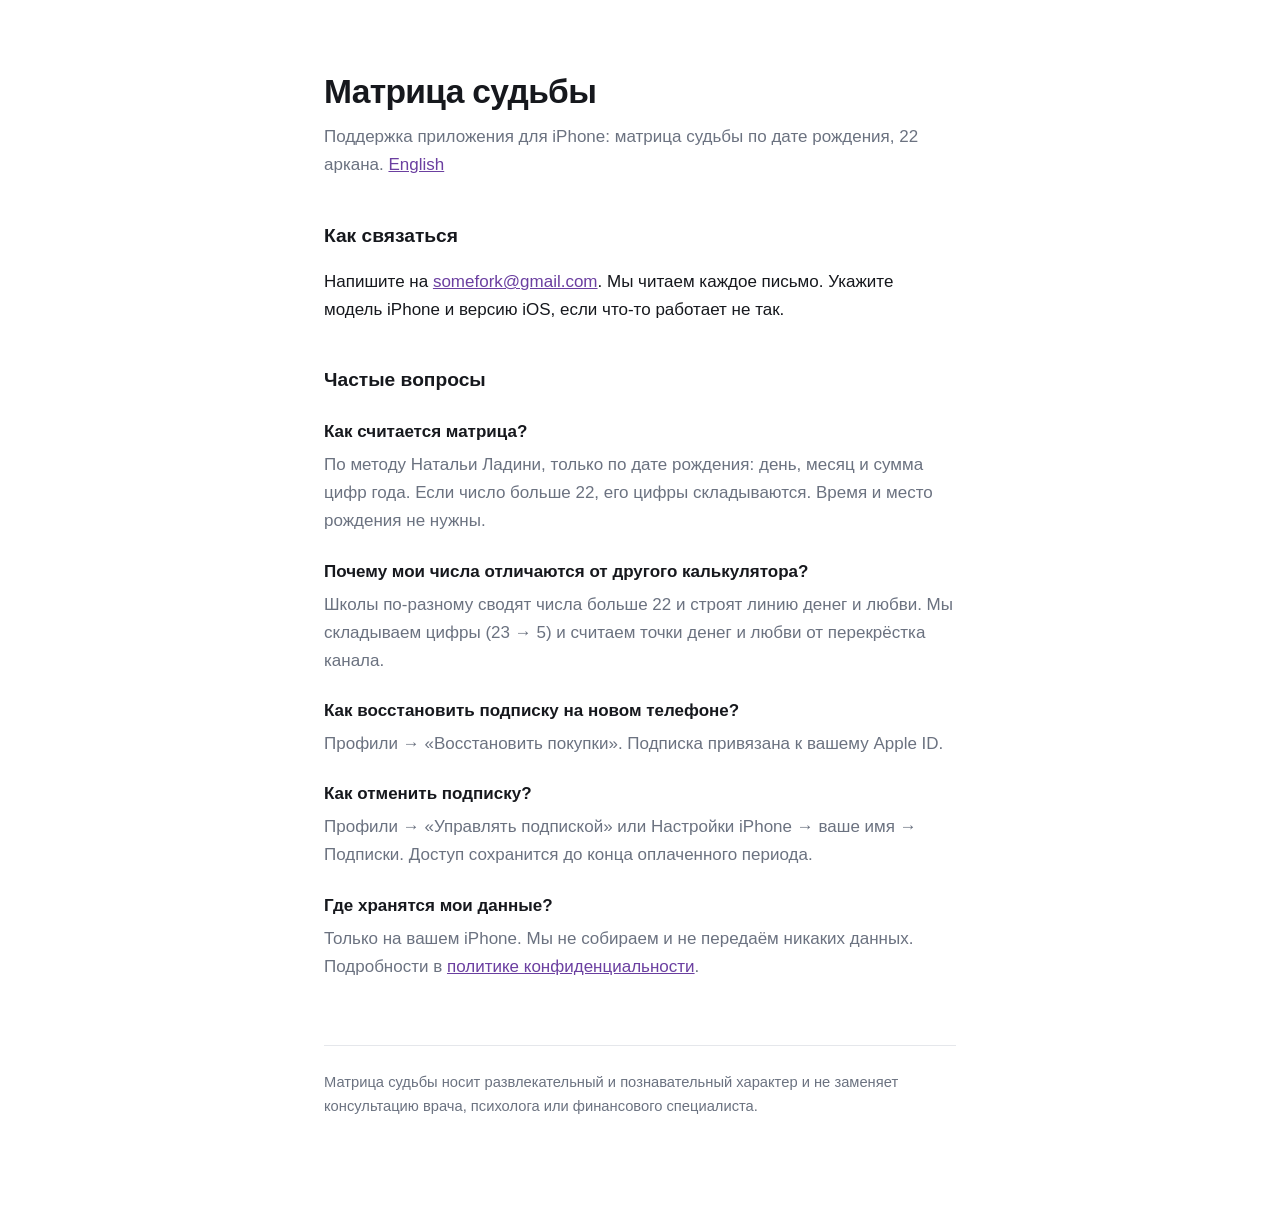
<file: index.html>
<!DOCTYPE html>
<html lang="ru">
<head>
<meta charset="utf-8">
<meta name="viewport" content="width=device-width, initial-scale=1">
<title>Матрица судьбы — поддержка</title>
<link rel="stylesheet" href="style.css">
</head>
<body>
<main>
<h1>Матрица судьбы</h1>
<p class="lead">Поддержка приложения для iPhone: матрица судьбы по дате рождения, 22 аркана. <a href="en/">English</a></p>

<h2>Как связаться</h2>
<p>Напишите на <a href="mailto:somefork@gmail.com">somefork@gmail.com</a>. Мы читаем каждое письмо. Укажите модель iPhone и версию iOS, если что-то работает не так.</p>

<h2>Частые вопросы</h2>
<dl>
  <dt>Как считается матрица?</dt>
  <dd>По методу Натальи Ладини, только по дате рождения: день, месяц и сумма цифр года. Если число больше 22, его цифры складываются. Время и место рождения не нужны.</dd>

  <dt>Почему мои числа отличаются от другого калькулятора?</dt>
  <dd>Школы по-разному сводят числа больше 22 и строят линию денег и любви. Мы складываем цифры (23 → 5) и считаем точки денег и любви от перекрёстка канала.</dd>

  <dt>Как восстановить подписку на новом телефоне?</dt>
  <dd>Профили → «Восстановить покупки». Подписка привязана к вашему Apple ID.</dd>

  <dt>Как отменить подписку?</dt>
  <dd>Профили → «Управлять подпиской» или Настройки iPhone → ваше имя → Подписки. Доступ сохранится до конца оплаченного периода.</dd>

  <dt>Где хранятся мои данные?</dt>
  <dd>Только на вашем iPhone. Мы не собираем и не передаём никаких данных. Подробности в <a href="privacy.html">политике конфиденциальности</a>.</dd>
</dl>

<footer>Матрица судьбы носит развлекательный и познавательный характер и не заменяет консультацию врача, психолога или финансового специалиста.</footer>
</main>
</body>
</html>
</file>
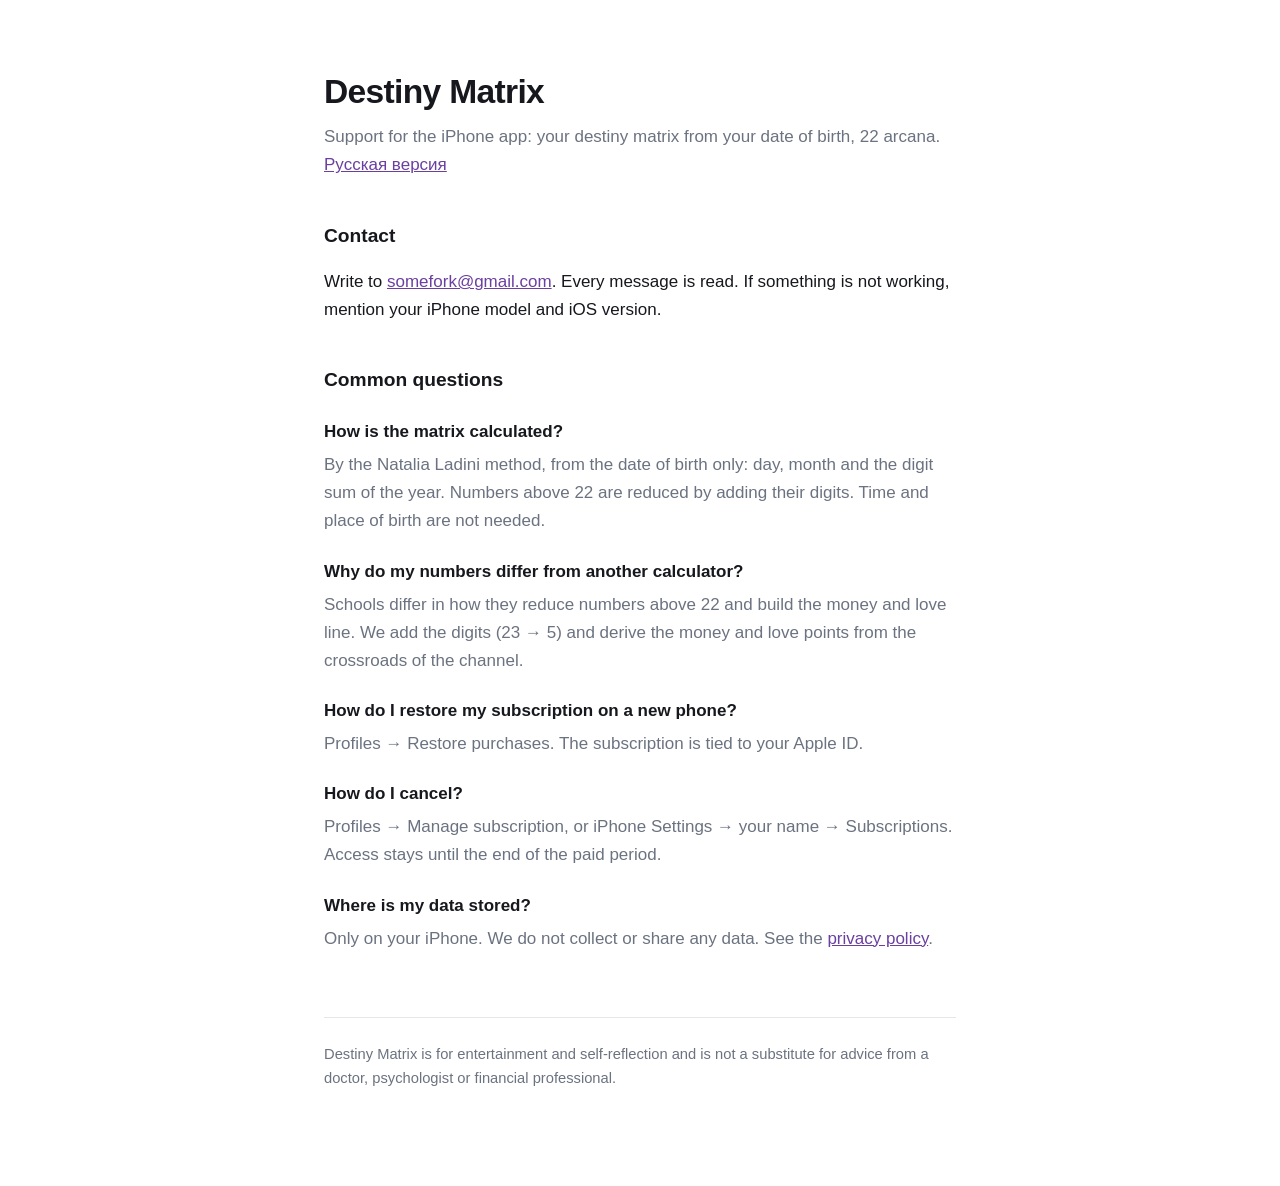
<file: en/index.html>
<!DOCTYPE html>
<html lang="en">
<head>
<meta charset="utf-8">
<meta name="viewport" content="width=device-width, initial-scale=1">
<title>Destiny Matrix — Support</title>
<link rel="stylesheet" href="../style.css">
</head>
<body>
<main>
<h1>Destiny Matrix</h1>
<p class="lead">Support for the iPhone app: your destiny matrix from your date of birth, 22 arcana. <a href="../">Русская версия</a></p>

<h2>Contact</h2>
<p>Write to <a href="mailto:somefork@gmail.com">somefork@gmail.com</a>. Every message is read. If something is not working, mention your iPhone model and iOS version.</p>

<h2>Common questions</h2>
<dl>
  <dt>How is the matrix calculated?</dt>
  <dd>By the Natalia Ladini method, from the date of birth only: day, month and the digit sum of the year. Numbers above 22 are reduced by adding their digits. Time and place of birth are not needed.</dd>

  <dt>Why do my numbers differ from another calculator?</dt>
  <dd>Schools differ in how they reduce numbers above 22 and build the money and love line. We add the digits (23 → 5) and derive the money and love points from the crossroads of the channel.</dd>

  <dt>How do I restore my subscription on a new phone?</dt>
  <dd>Profiles → Restore purchases. The subscription is tied to your Apple ID.</dd>

  <dt>How do I cancel?</dt>
  <dd>Profiles → Manage subscription, or iPhone Settings → your name → Subscriptions. Access stays until the end of the paid period.</dd>

  <dt>Where is my data stored?</dt>
  <dd>Only on your iPhone. We do not collect or share any data. See the <a href="privacy.html">privacy policy</a>.</dd>
</dl>

<footer>Destiny Matrix is for entertainment and self-reflection and is not a substitute for advice from a doctor, psychologist or financial professional.</footer>
</main>
</body>
</html>
</file>
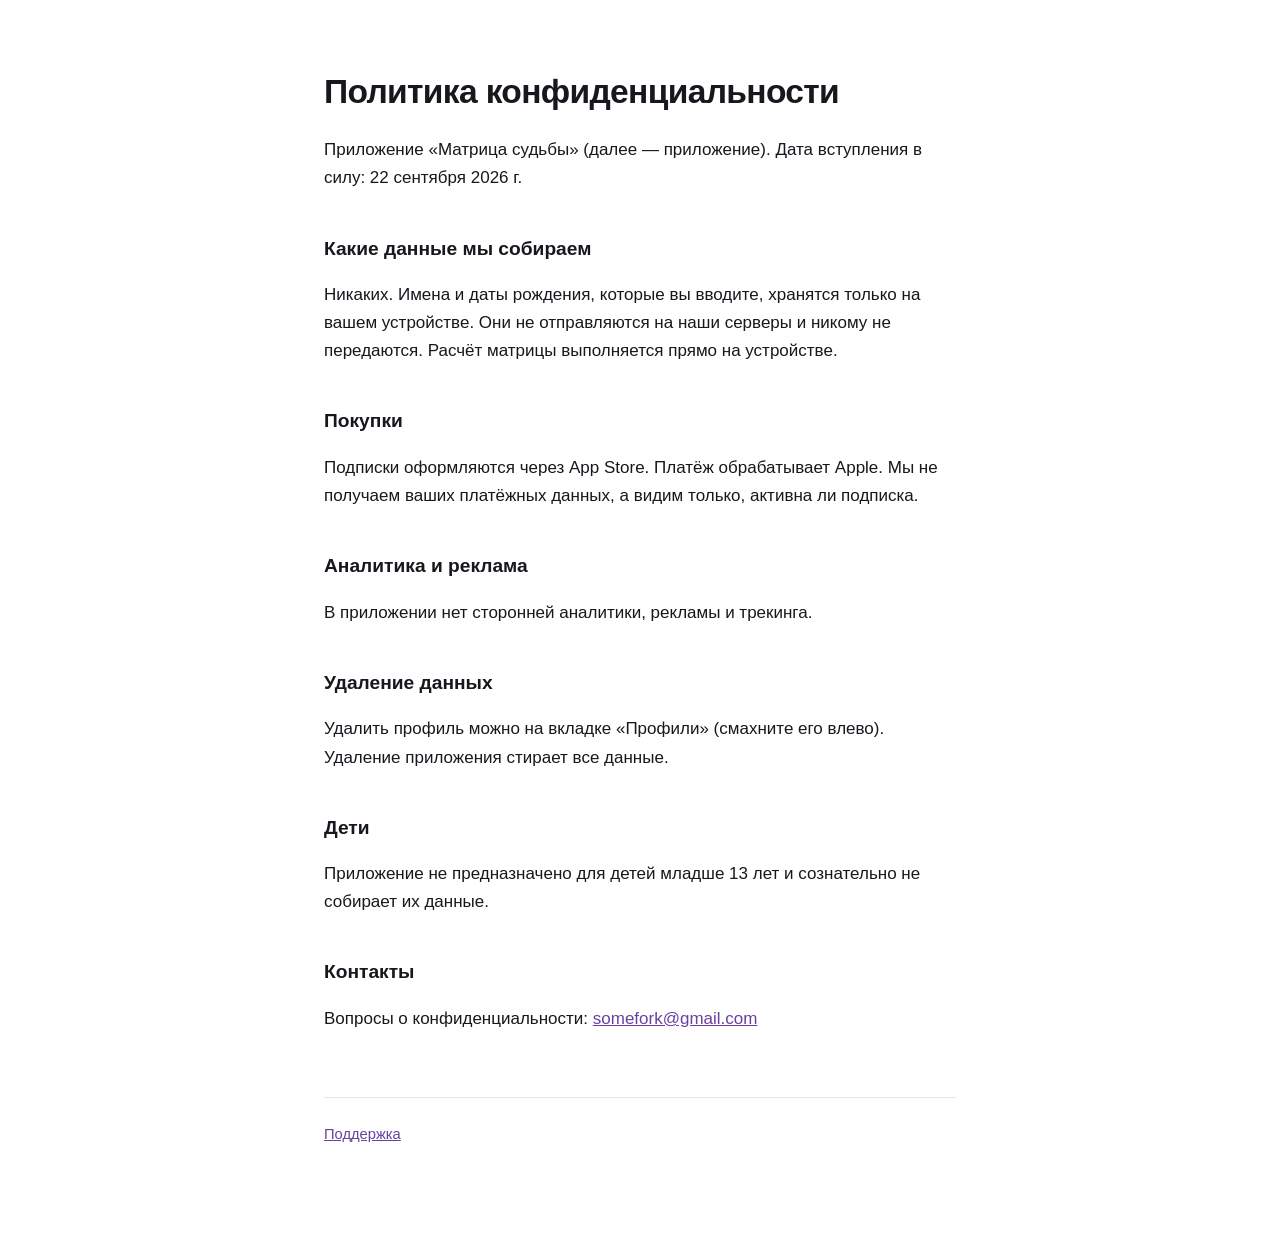
<file: privacy.html>
<!DOCTYPE html>
<html lang="ru">
<head>
<meta charset="utf-8">
<meta name="viewport" content="width=device-width, initial-scale=1">
<title>Матрица судьбы — политика конфиденциальности</title>
<link rel="stylesheet" href="style.css">
</head>
<body>
<main>
<h1>Политика конфиденциальности</h1>
<p>Приложение «Матрица судьбы» (далее — приложение). Дата вступления в силу: 22 сентября 2026 г.</p>

<h2>Какие данные мы собираем</h2>
<p>Никаких. Имена и даты рождения, которые вы вводите, хранятся только на вашем устройстве. Они не отправляются на наши серверы и никому не передаются. Расчёт матрицы выполняется прямо на устройстве.</p>

<h2>Покупки</h2>
<p>Подписки оформляются через App Store. Платёж обрабатывает Apple. Мы не получаем ваших платёжных данных, а видим только, активна ли подписка.</p>

<h2>Аналитика и реклама</h2>
<p>В приложении нет сторонней аналитики, рекламы и трекинга.</p>

<h2>Удаление данных</h2>
<p>Удалить профиль можно на вкладке «Профили» (смахните его влево). Удаление приложения стирает все данные.</p>

<h2>Дети</h2>
<p>Приложение не предназначено для детей младше 13 лет и сознательно не собирает их данные.</p>

<h2>Контакты</h2>
<p>Вопросы о конфиденциальности: <a href="mailto:somefork@gmail.com">somefork@gmail.com</a></p>
<footer><a href="index.html">Поддержка</a></footer>
</main>
</body>
</html>
</file>
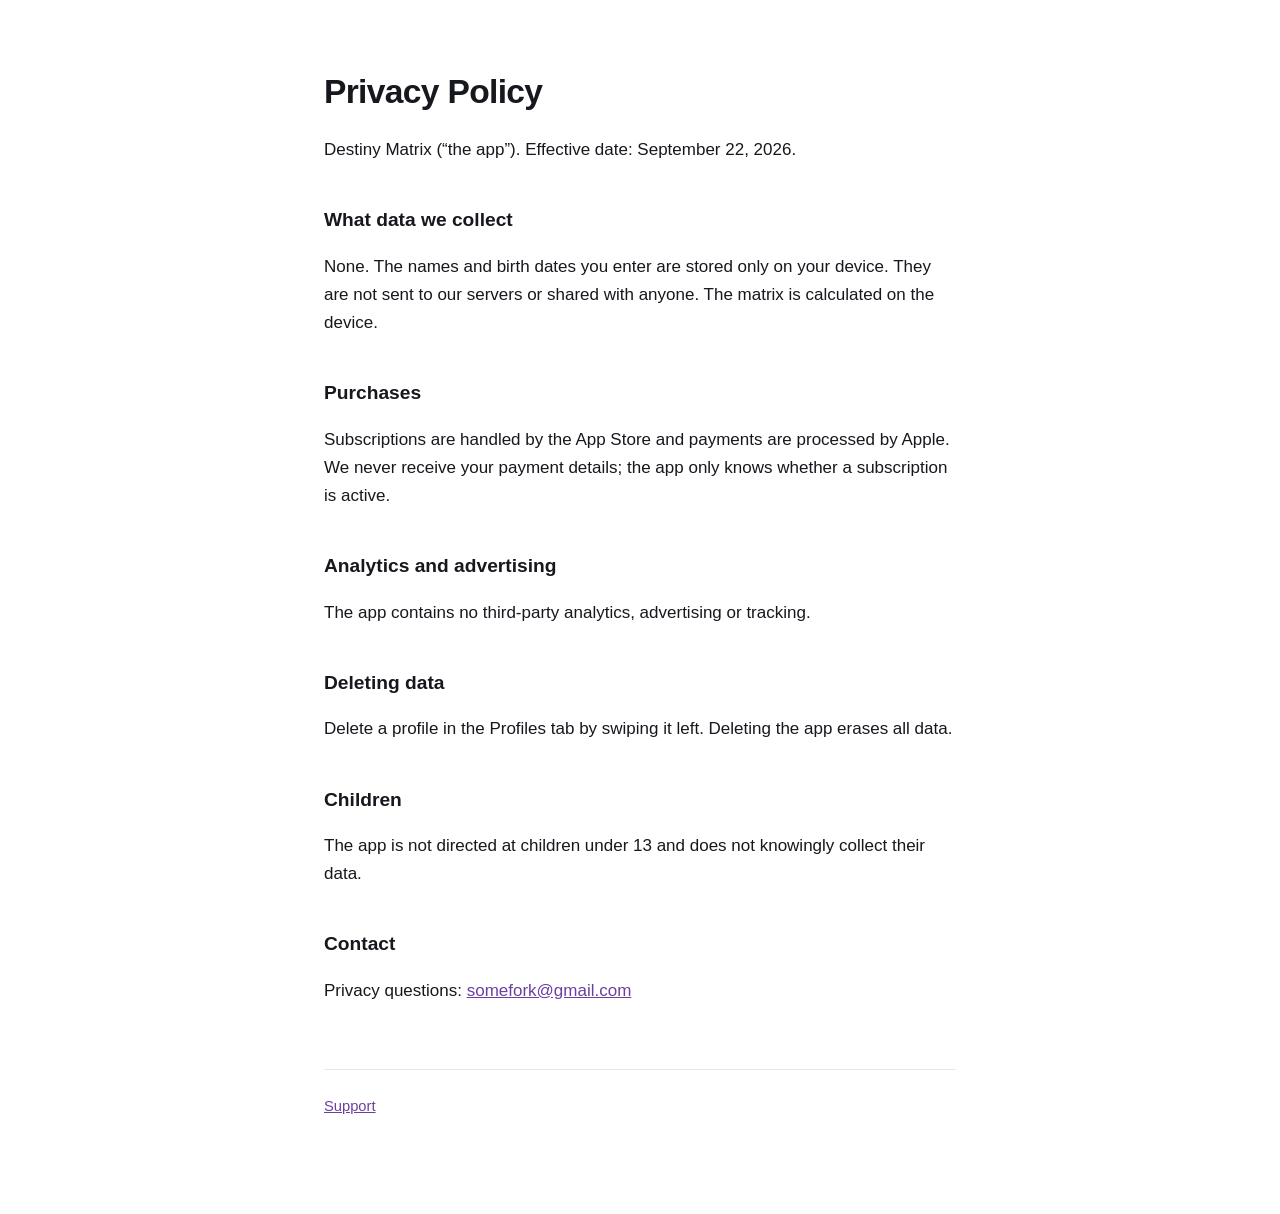
<file: en/privacy.html>
<!DOCTYPE html>
<html lang="en">
<head>
<meta charset="utf-8">
<meta name="viewport" content="width=device-width, initial-scale=1">
<title>Destiny Matrix — Privacy Policy</title>
<link rel="stylesheet" href="../style.css">
</head>
<body>
<main>
<h1>Privacy Policy</h1>
<p>Destiny Matrix (“the app”). Effective date: September 22, 2026.</p>

<h2>What data we collect</h2>
<p>None. The names and birth dates you enter are stored only on your device. They are not sent to our servers or shared with anyone. The matrix is calculated on the device.</p>

<h2>Purchases</h2>
<p>Subscriptions are handled by the App Store and payments are processed by Apple. We never receive your payment details; the app only knows whether a subscription is active.</p>

<h2>Analytics and advertising</h2>
<p>The app contains no third-party analytics, advertising or tracking.</p>

<h2>Deleting data</h2>
<p>Delete a profile in the Profiles tab by swiping it left. Deleting the app erases all data.</p>

<h2>Children</h2>
<p>The app is not directed at children under 13 and does not knowingly collect their data.</p>

<h2>Contact</h2>
<p>Privacy questions: <a href="mailto:somefork@gmail.com">somefork@gmail.com</a></p>
<footer><a href="index.html">Support</a></footer>
</main>
</body>
</html>
</file>
<file: style.css>
:root { color-scheme: light dark; --ink: #16181d; --dim: #6b7280; --bg: #ffffff; --line: #e5e7eb; --tint: #6b3fa0; }
@media (prefers-color-scheme: dark) { :root { --ink: #ecedef; --dim: #9aa1ab; --bg: #16181d; --line: #2c3038; --tint: #b79af0; } }
* { box-sizing: border-box; }
body { margin: 0; background: var(--bg); color: var(--ink); font: 17px/1.65 -apple-system, BlinkMacSystemFont, "Segoe UI", Roboto, sans-serif; }
main { max-width: 42rem; margin: 0 auto; padding: 4rem 1.25rem 6rem; }
h1 { font-size: 2.1rem; letter-spacing: -0.02em; margin: 0 0 .25rem; }
h2 { font-size: 1.2rem; margin: 2.5rem 0 .6rem; }
.lead { color: var(--dim); margin: 0 0 2.5rem; }
a { color: var(--tint); }
dt { font-weight: 600; margin-top: 1.4rem; }
dd { margin: .3rem 0 0; color: var(--dim); }
footer { margin-top: 4rem; padding-top: 1.5rem; border-top: 1px solid var(--line); color: var(--dim); font-size: .92rem; }
</file>
